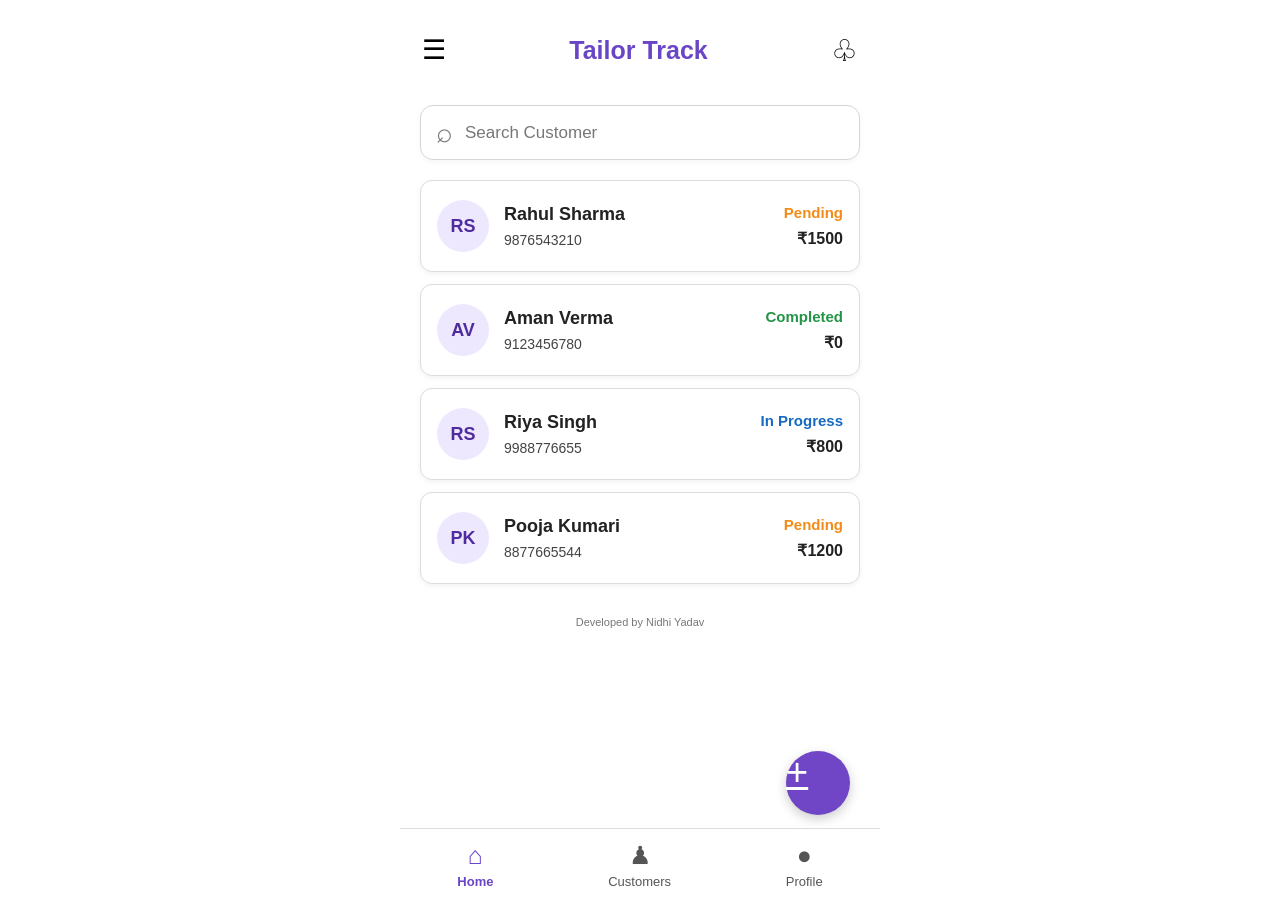
<file: index.html>
<!DOCTYPE html>
<html lang="en">
<head>
    <meta charset="UTF-8">
    <meta name="viewport" content="width=device-width, initial-scale=1.0">

    <title>Tailor Track</title>

    <link rel="stylesheet" href="style.css">
</head>

<body>

    <!-- Top Header -->
    <header class="top-header">

        <button class="menu-btn">☰</button>

        <h1>Tailor Track</h1>

        <button class="notification-btn">♧</button>

    </header>


    <!-- Main Content -->
    <main>

        <!-- Search Box -->
        <div class="search-box">
            <span class="search-icon">⌕</span>
            <input
                type="text"
                placeholder="Search Customer"
                id="searchInput"
            >
        </div>


        <!-- Customer List -->
        <section class="customer-list">

            <!-- Customer 1 -->
            <div class="customer-card">

                <div class="customer-avatar">
                    RS
                </div>

                <div class="customer-info">
                    <h2>Rahul Sharma</h2>
                    <p>9876543210</p>
                </div>

                <div class="customer-status">
                    <span class="pending">Pending</span>
                    <strong>₹1500</strong>
                </div>

            </div>


            <!-- Customer 2 -->
            <div class="customer-card">

                <div class="customer-avatar">
                    AV
                </div>

                <div class="customer-info">
                    <h2>Aman Verma</h2>
                    <p>9123456780</p>
                </div>

                <div class="customer-status">
                    <span class="completed">Completed</span>
                    <strong>₹0</strong>
                </div>

            </div>


            <!-- Customer 3 -->
            <div class="customer-card">

                <div class="customer-avatar">
                    RS
                </div>

                <div class="customer-info">
                    <h2>Riya Singh</h2>
                    <p>9988776655</p>
                </div>

                <div class="customer-status">
                    <span class="progress">In Progress</span>
                    <strong>₹800</strong>
                </div>

            </div>


            <!-- Customer 4 -->
            <div class="customer-card">

                <div class="customer-avatar">
                    PK
                </div>

                <div class="customer-info">
                    <h2>Pooja Kumari</h2>
                    <p>8877665544</p>
                </div>

                <div class="customer-status">
                    <span class="pending">Pending</span>
                    <strong>₹1200</strong>
                </div>

            </div>

        </section>


        <!-- Add Customer Button -->
        <a href="add-customer.html" class="add-btn">+</a>

    </main>


    <!-- Bottom Navigation -->
    <nav class="bottom-nav">

        <div class="nav-item active">
            <span>⌂</span>
            <p>Home</p>
        </div>

        <div class="nav-item">
            <span>♟</span>
            <p>Customers</p>
        </div>

        <div class="nav-item">
            <span>●</span>
            <p>Profile</p>
        </div>

    </nav>


    <!-- Footer -->
    <footer>
        <p>Developed by Nidhi Yadav</p>
    </footer>


    <script src="script.js"></script>

</body>
</html>
</file>
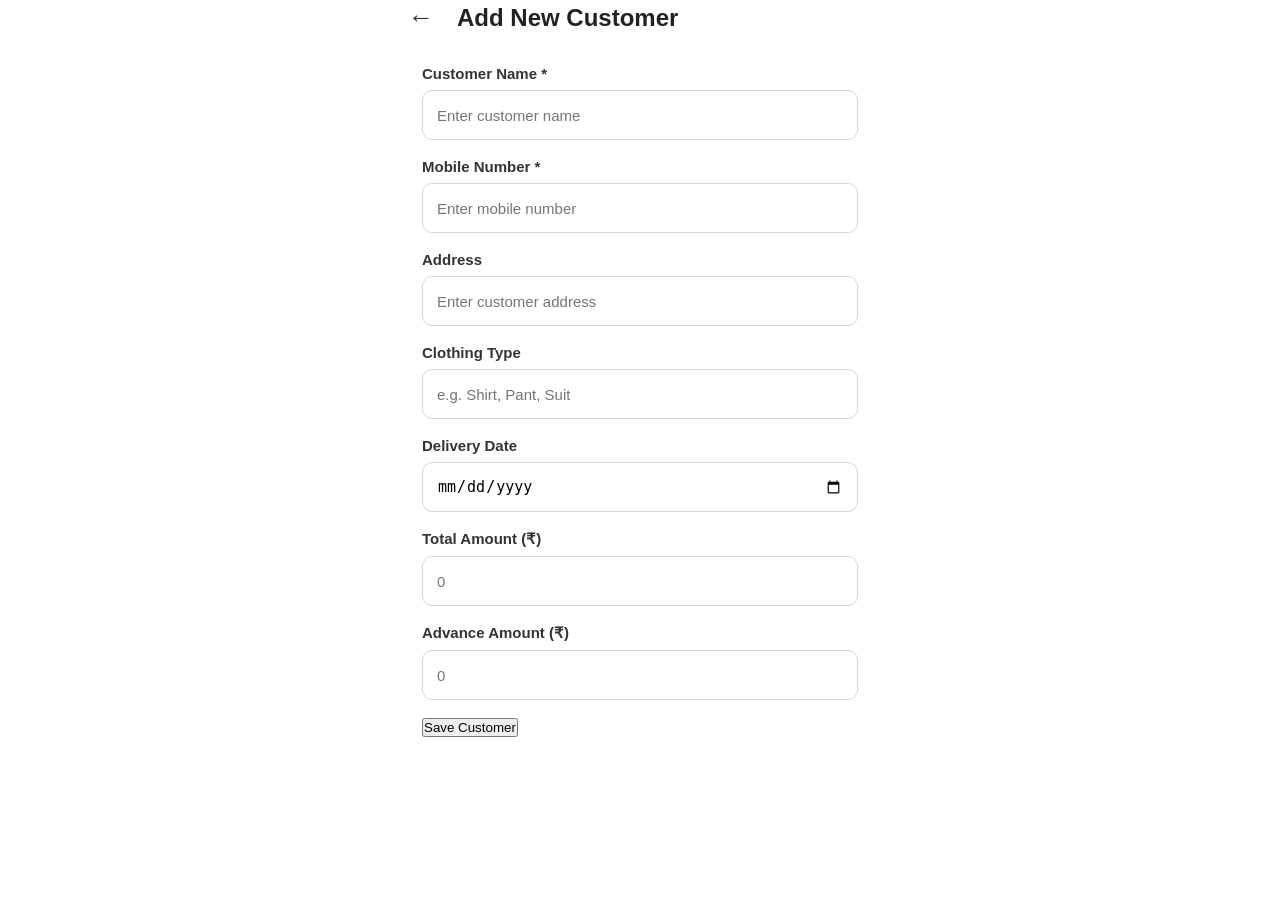
<file: add-customer.html>
<!DOCTYPE html>
<html lang="en">
<head>
    <meta charset="UTF-8">
    <meta name="viewport" content="width=device-width, initial-scale=1.0">
    <title>Add Customer - TailorTrack</title>
    <link rel="stylesheet" href="style.css">
    <style>
        .header-container {
            display: flex;
            align-items: center;
            gap: 15px;
            margin-bottom: 20px;
        }
        .back-btn {
            font-size: 26px;
            text-decoration: none;
            color: #333;
            font-weight: bold;
            display: inline-block;
            padding: 2px 8px;
            border-radius: 4px;
        }
        .back-btn:hover {
            background-color: #f0f0f0;
        }
    </style>
</head>
<body>
    <div class="container">
        <!-- Back Arrow Button -->
        <div class="header-container">
            <a href="index.html" class="back-btn" title="Back to Dashboard">&#8592;</a>
            <h2 style="margin: 0;">Add New Customer</h2>
        </div>

        <!-- DIV container to prevent browser default reload/crash -->
        <div class="form-container">
            <div class="form-group">
                <label for="cust-name">Customer Name *</label>
                <input type="text" id="cust-name" placeholder="Enter customer name">
            </div>

            <div class="form-group">
                <label for="cust-phone">Mobile Number *</label>
                <input type="text" id="cust-phone" placeholder="Enter mobile number">
            </div>

            <div class="form-group">
                <label for="cust-address">Address</label>
                <input type="text" id="cust-address" placeholder="Enter customer address">
            </div>

            <div class="form-group">
                <label for="cloth-type">Clothing Type</label>
                <input type="text" id="cloth-type" placeholder="e.g. Shirt, Pant, Suit">
            </div>

            <div class="form-group">
                <label for="delivery-date">Delivery Date</label>
                <input type="date" id="delivery-date">
            </div>

            <div class="form-group">
                <label for="total-amount">Total Amount (₹)</label>
                <input type="number" id="total-amount" placeholder="0">
            </div>

            <div class="form-group">
                <label for="advance-amount">Advance Amount (₹)</label>
                <input type="number" id="advance-amount" placeholder="0">
            </div>

            <button type="button" id="save-btn" class="btn">Save Customer</button>
        </div>
    </div>

    <script src="script.js"></script>
</body>
</html>
</file>
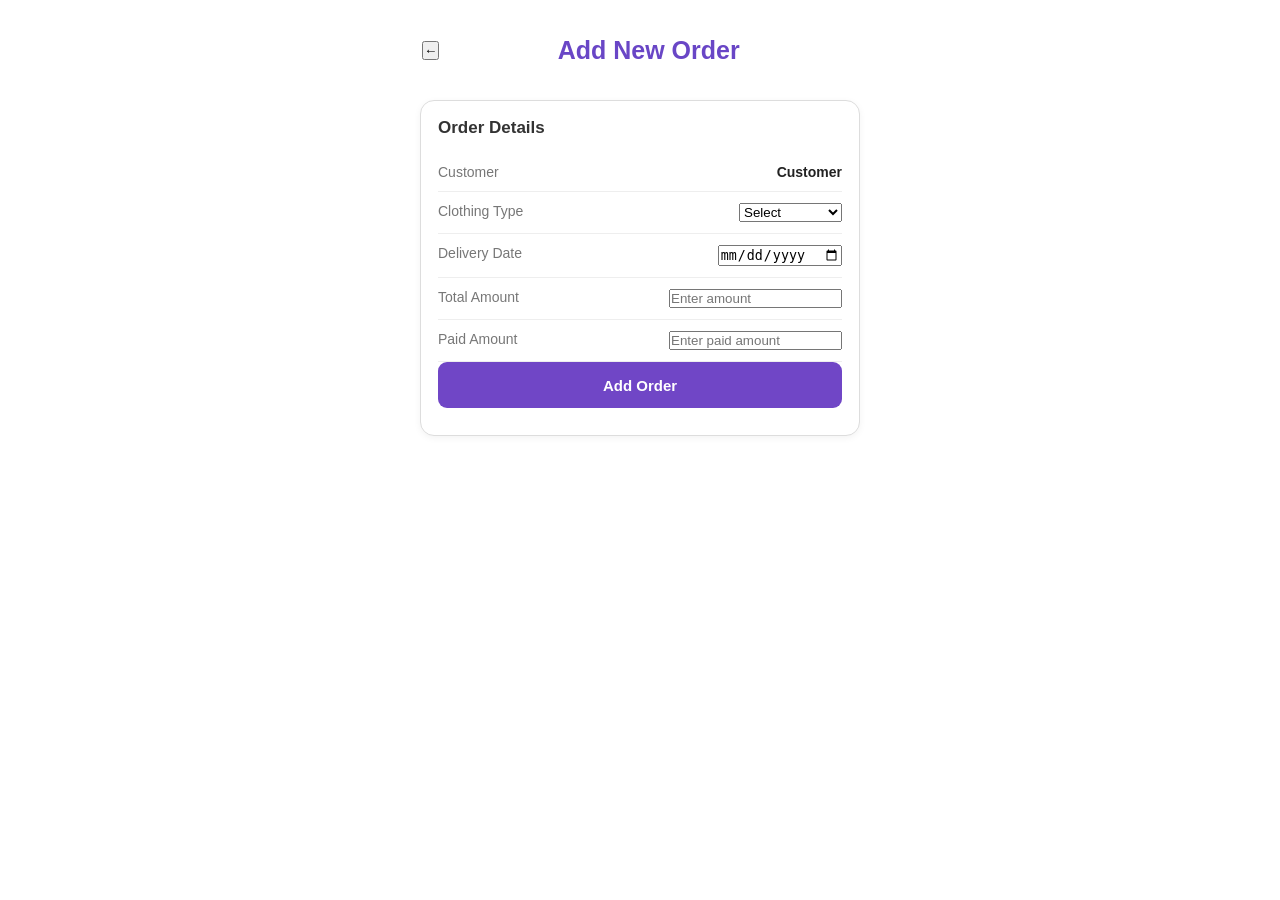
<file: add-order.html>
<!DOCTYPE html>
<html lang="en">
<head>
    <meta charset="UTF-8">
    <meta name="viewport" content="width=device-width, initial-scale=1.0">
    <title>Add New Order - TailorTrack</title>

    <link rel="stylesheet" href="style.css">
</head>

<body>

<header class="top-header">
    <button class="back-btn" onclick="history.back()">←</button>
    <h1>Add New Order</h1>
    <div></div>
</header>

<main class="details-container">

    <section class="info-card">

        <h3>Order Details</h3>

        <div class="info-row">
            <span>Customer</span>
            <strong id="customerName">Customer</strong>
        </div>

        <div class="info-row">
            <span>Clothing Type</span>
            <select id="clothingType">
                <option value="">Select</option>
                <option value="Shirt & Pant">Shirt & Pant</option>
                <option value="Shirt">Shirt</option>
                <option value="Pant">Pant</option>
                <option value="Kurta Pajama">Kurta Pajama</option>
                <option value="Suit">Suit</option>
                <option value="Blouse">Blouse</option>
            </select>
        </div>

        <div class="info-row">
            <span>Delivery Date</span>
            <input type="date" id="deliveryDate">
        </div>

        <div class="info-row">
            <span>Total Amount</span>
            <input type="number" id="totalAmount" placeholder="Enter amount">
        </div>

        <div class="info-row">
            <span>Paid Amount</span>
            <input type="number" id="paidAmount" placeholder="Enter paid amount">
        </div>

        <button class="status-btn" onclick="addOrder()">
            Add Order
        </button>

    </section>

</main>

<script>

document.addEventListener("DOMContentLoaded", function () {

    const name = localStorage.getItem("customerName");

    if (name) {
        document.getElementById("customerName").textContent = name;
    }

});


function addOrder() {

    const clothingType = document.getElementById("clothingType").value;
    const deliveryDate = document.getElementById("deliveryDate").value;
    const totalAmount = document.getElementById("totalAmount").value;
    const paidAmount = document.getElementById("paidAmount").value;

    if (clothingType === "" || deliveryDate === "" || totalAmount === "") {

        alert("Please fill all required details.");

        return;
    }

    const order = {
        clothingType: clothingType,
        deliveryDate: deliveryDate,
        totalAmount: totalAmount,
        paidAmount: paidAmount || 0,
        status: "In Progress"
    };

    localStorage.setItem("currentOrder", JSON.stringify(order));

    alert("Order added successfully!");

    window.location.href = "customer-details.html";
}

</script>

</body>
</html>
</file>
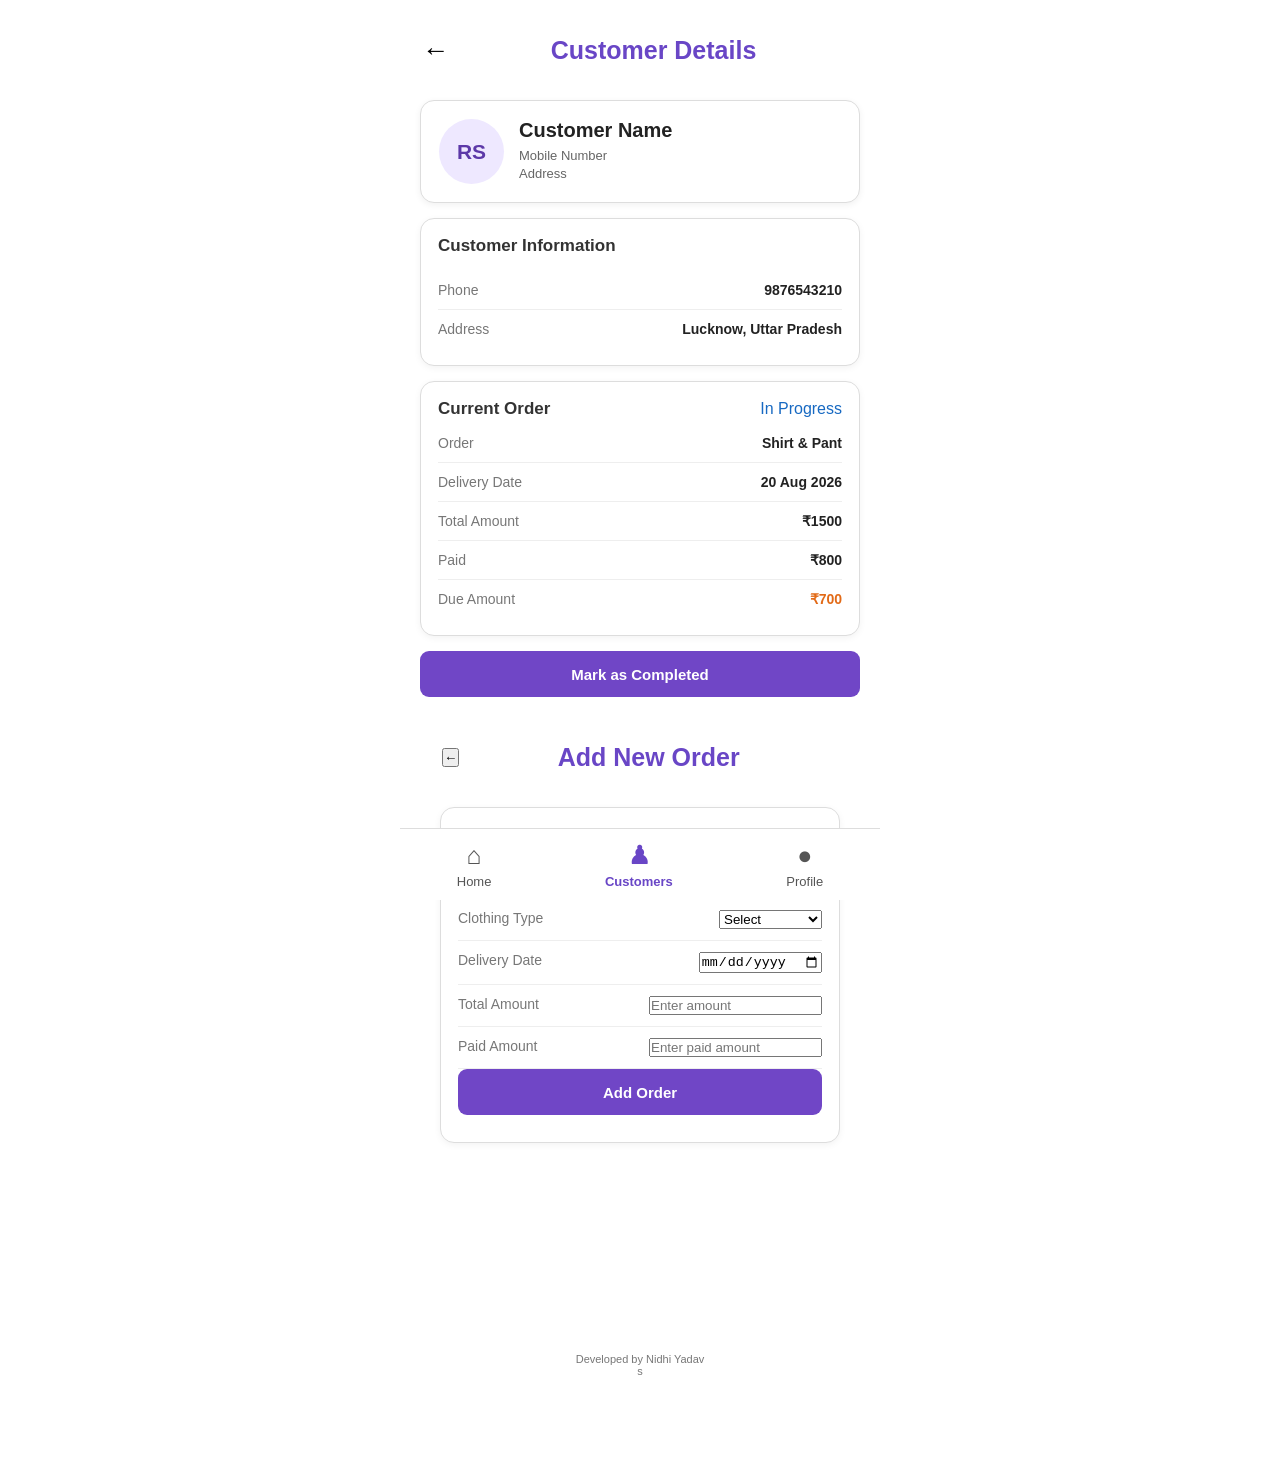
<file: customer-details.html>
<!DOCTYPE html>
<html lang="en">
<head>
    <meta charset="UTF-8">
    <meta name="viewport" content="width=device-width, initial-scale=1.0">

    <title>Customer Details - Tailor Track</title>

    <link rel="stylesheet" href="style.css">
</head>

<body>

    <!-- Header -->
    <header class="top-header">

        <button class="menu-btn" onclick="history.back()">←</button>

        <h1>Customer Details</h1>

        <div></div>

    </header>


    <main class="details-container">

        <!-- Customer Profile -->
        <section class="profile-card">

            <div class="large-avatar">
                RS
            </div>

            <div>
                <h2 id="displayName">Rahul Sharma</h2>
                <p id="displayPhone">9876543210</p>
                <p id="displayAddress">Lucknow, Uttar Pradesh</p>     
            </div>

        </section>


        <!-- Customer Information -->
        <section class="info-card">

            <h3>Customer Information</h3>

            <div class="info-row">
                <span>Phone</span>
                <strong id="displayPhone">9876543210</strong>
            </div>

            <div class="info-row">
                <span>Address</span>
                <strong id="displayAddress">Lucknow, Uttar Pradesh</strong>
            </div>

        </section>


        <!-- Current Order -->
        <section class="info-card">

            <div class="section-title">
                <h3>Current Order</h3>

                <span class="progress">In Progress</span>
            </div>

            <div class="info-row">
                <span>Order</span>
                <strong>Shirt & Pant</strong>
            </div>

            <div class="info-row">
                <span>Delivery Date</span>
                <strong>20 Aug 2026</strong>
            </div>

            <div class="info-row">
                <span>Total Amount</span>
                <strong>₹1500</strong>
            </div>

            <div class="info-row">
                <span>Paid</span>
                <strong>₹800</strong>
            </div>

            <div class="info-row due">
                <span>Due Amount</span>
                <strong>₹700</strong>
            </div>

        </section>


        <!-- Order Status Button -->
       <!-- Order Status Button -->
<button class="status-btn" onclick="handleStatusUpdate()">
    Mark as Completed
</button>


        <!-- Add New Order -->
        <!DOCTYPE html>
<html lang="en">
<head>
    <meta charset="UTF-8">
    <meta name="viewport" content="width=device-width, initial-scale=1.0">
    <title>Add New Order - TailorTrack</title>

    <link rel="stylesheet" href="style.css">
</head>

<body>

<header class="top-header">
    <button class="back-btn" onclick="history.back()">←</button>
    <h1>Add New Order</h1>
    <div></div>
</header>

<main class="details-container">

    <section class="info-card">

        <h3>Order Details</h3>

        <div class="info-row">
            <span>Customer</span>
            <strong id="customerName">Customer</strong>
        </div>

        <div class="info-row">
            <span>Clothing Type</span>
            <select id="clothingType">
                <option value="">Select</option>
                <option value="Shirt & Pant">Shirt & Pant</option>
                <option value="Shirt">Shirt</option>
                <option value="Pant">Pant</option>
                <option value="Kurta Pajama">Kurta Pajama</option>
                <option value="Suit">Suit</option>
                <option value="Blouse">Blouse</option>
            </select>
        </div>

        <div class="info-row">
            <span>Delivery Date</span>
            <input type="date" id="deliveryDate">
        </div>

        <div class="info-row">
            <span>Total Amount</span>
            <input type="number" id="totalAmount" placeholder="Enter amount">
        </div>

        <div class="info-row">
            <span>Paid Amount</span>
            <input type="number" id="paidAmount" placeholder="Enter paid amount">
        </div>

        <button class="status-btn" onclick="addOrder()">
            Add Order
        </button>

    </section>

</main>

<script>

document.addEventListener("DOMContentLoaded", function () {

    const name = localStorage.getItem("customerName");

    if (name) {
        document.getElementById("customerName").textContent = name;
    }

});


function addOrder() {

    const clothingType = document.getElementById("clothingType").value;
    const deliveryDate = document.getElementById("deliveryDate").value;
    const totalAmount = document.getElementById("totalAmount").value;
    const paidAmount = document.getElementById("paidAmount").value;

    if (clothingType === "" || deliveryDate === "" || totalAmount === "") {

        alert("Please fill all required details.");

        return;
    }

    const order = {
        clothingType: clothingType,
        deliveryDate: deliveryDate,
        totalAmount: totalAmount,
        paidAmount: paidAmount || 0,
        status: "In Progress"
    };

    localStorage.setItem("currentOrder", JSON.stringify(order));

    alert("Order added successfully!");

    window.location.href = "customer-details.html";
}

</script>

</body>
</html>
    </main>


    <!-- Bottom Navigation -->
    <nav class="bottom-nav">

        <div class="nav-item">
            <span>⌂</span>
            <p>Home</p>
        </div>

        <div class="nav-item active">
            <span>♟</span>
            <p>Customers</p>
        </div>

        <div class="nav-item">
            <span>●</span>
            <p>Profile</p>
        </div>

    </nav>


    <footer>
        <p>Developed by Nidhi Yadav</p>s
    </footer>


    <script src="script.js"></script>
    <script>
    document.getElementById("displayName").textContent =
        localStorage.getItem("customerName") || "Customer Name";

    document.getElementById("displayPhone").textContent =
        localStorage.getItem("customerPhone") || "Mobile Number";

    document.getElementById("displayAddress").textContent =
        localStorage.getItem("customerAddress") || "Address";
</script>

</body>
</html>
</file>
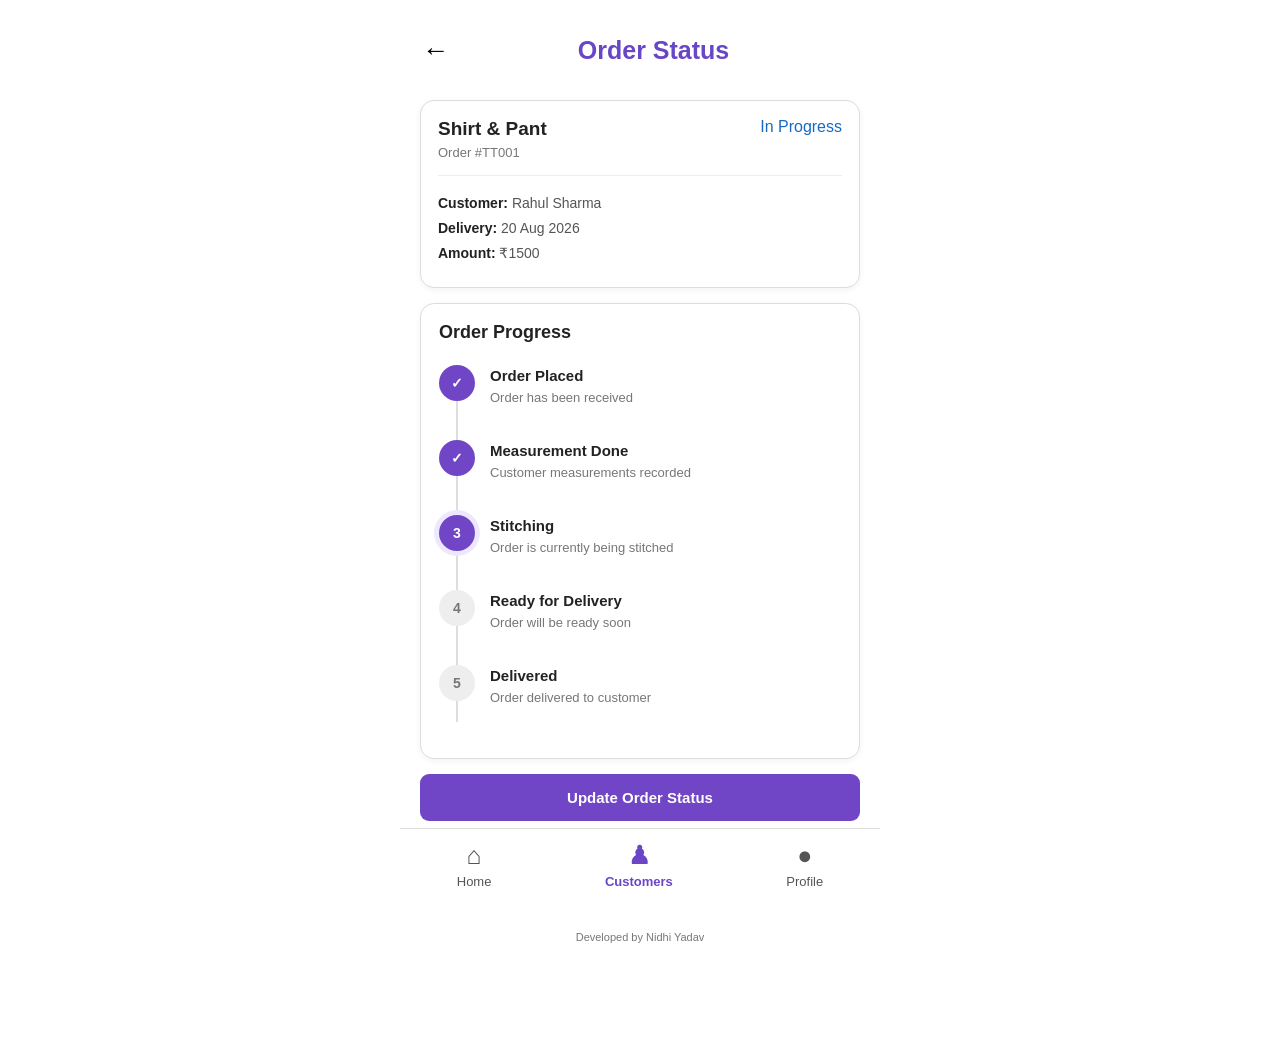
<file: order-status.html>
<!DOCTYPE html>
<html lang="en">
<head>
    <meta charset="UTF-8">
    <meta name="viewport" content="width=device-width, initial-scale=1.0">

    <title>Order Status - Tailor Track</title>

    <link rel="stylesheet" href="style.css">
</head>

<body>

    <!-- Header -->
    <header class="top-header">

        <button class="menu-btn" onclick="history.back()">←</button>

        <h1>Order Status</h1>

        <div></div>

    </header>


    <main class="order-container">

        <!-- Order Information -->
        <section class="order-card">

            <div class="order-header">
                <div>
                    <h2 id="orderClothing">Shirt & Pant</h2>
                    <p>Order #TT001</p>
                </div>

                <span class="progress">In Progress</span>
            </div>

            <div class="order-info">
                <p><strong>Customer:</strong> <span id="orderCustomerName">Rahul Sharma</span></p>
                <p><strong>Delivery:</strong> <span id="orderDelivery">20 Aug 2026</span></p>
                <p><strong>Amount:</strong> ₹<span id="orderAmount">1500</span></p>
            </div>

        </section>


        <!-- Progress Timeline -->
        <section class="timeline-card">

            <h2>Order Progress</h2>

            <div class="timeline">

                <!-- Step 1 -->
                <div class="timeline-item completed-step">

                    <div class="timeline-dot">✓</div>

                    <div class="timeline-content">
                        <h3>Order Placed</h3>
                        <p>Order has been received</p>
                    </div>

                </div>


                <!-- Step 2 -->
                <div class="timeline-item completed-step">

                    <div class="timeline-dot">✓</div>

                    <div class="timeline-content">
                        <h3>Measurement Done</h3>
                        <p>Customer measurements recorded</p>
                    </div>

                </div>


                <!-- Step 3 -->
                <div class="timeline-item active-step">

                    <div class="timeline-dot">3</div>

                    <div class="timeline-content">
                        <h3>Stitching</h3>
                        <p>Order is currently being stitched</p>
                    </div>

                </div>


                <!-- Step 4 -->
                <div class="timeline-item">

                    <div class="timeline-dot">4</div>

                    <div class="timeline-content">
                        <h3>Ready for Delivery</h3>
                        <p>Order will be ready soon</p>
                    </div>

                </div>


                <!-- Step 5 -->
                <div class="timeline-item">

                    <div class="timeline-dot">5</div>

                    <div class="timeline-content">
                        <h3>Delivered</h3>
                        <p>Order delivered to customer</p>
                    </div>

                </div>

            </div>

        </section>


        <!-- Update Button -->
        <button class="update-btn">
            Update Order Status
        </button>

    </main>


    <!-- Bottom Navigation -->
    <nav class="bottom-nav">

        <div class="nav-item">
            <span>⌂</span>
            <p>Home</p>
        </div>

        <div class="nav-item active">
            <span>♟</span>
            <p>Customers</p>
        </div>

        <div class="nav-item">
            <span>●</span>
            <p>Profile</p>
        </div>

    </nav>


    <footer>
        <p>Developed by Nidhi Yadav</p>
    </footer>


    <script src="script.js"></script>

</body>
</html>
</file>
<file: style.css>
* {
    margin: 0;
    padding: 0;
    box-sizing: border-box;
}

body {
    font-family: Arial, sans-serif;
    background: #ffffff;
    color: #222;
    max-width: 480px;
    margin: auto;
    min-height: 100vh;
    padding-bottom: 80px;
}

/* Top Header */
.top-header {
    height: 90px;
    display: flex;
    align-items: center;
    justify-content: space-between;
    padding: 20px 22px 10px;
}

.top-header h1 {
    color: #6946c6;
    font-size: 25px;
    font-weight: 700;
}

.menu-btn,
.notification-btn {
    border: none;
    background: transparent;
    font-size: 27px;
    cursor: pointer;
}

.notification-btn {
    font-size: 30px;
}

/* Search Box */
.search-box {
    margin: 15px 20px;
    height: 55px;
    border: 1px solid #d6d6d6;
    border-radius: 13px;
    display: flex;
    align-items: center;
    padding: 0 15px;
    box-shadow: 0 2px 6px rgba(0, 0, 0, 0.04);
}

.search-icon {
    font-size: 28px;
    color: #777;
    margin-right: 12px;
}

.search-box input {
    width: 100%;
    border: none;
    outline: none;
    font-size: 17px;
}

.search-box input::placeholder {
    color: #777;
}

/* Customer List */
.customer-list {
    padding: 5px 20px;
}

.customer-card {
    min-height: 92px;
    border: 1px solid #ddd;
    border-radius: 13px;
    margin-bottom: 12px;
    padding: 13px;
    display: flex;
    align-items: center;
    background: white;
    box-shadow: 0 2px 6px rgba(0, 0, 0, 0.06);
}

/* Avatar */
.customer-avatar {
    width: 52px;
    height: 52px;
    border-radius: 50%;
    background: #eee8ff;
    color: #4e2c9e;
    display: flex;
    justify-content: center;
    align-items: center;
    font-size: 18px;
    font-weight: bold;
    margin-right: 15px;
}

/* Customer Information */
.customer-info {
    flex: 1;
}

.customer-info h2 {
    font-size: 18px;
    margin-bottom: 7px;
}

.customer-info p {
    font-size: 14px;
    color: #444;
}

/* Status and Amount */
.customer-status {
    text-align: right;
}

.customer-status span {
    display: block;
    font-size: 15px;
    font-weight: 600;
    margin-bottom: 8px;
}

.customer-status strong {
    font-size: 16px;
}

/* Status Colors */
.pending {
    color: #f28c18;
}

.completed {
    color: #239447;
}

.progress {
    color: #1769c2;
}

/* Add Button */
.add-btn {
    position: fixed;
    right: calc(50% - 210px);
    bottom: 85px;
    width: 64px;
    height: 64px;
    border: none;
    border-radius: 50%;
    background: #7046c6;
    color: white;
    font-size: 38px;
    cursor: pointer;
    box-shadow: 0 4px 12px rgba(0, 0, 0, 0.2);
}

/* Bottom Navigation */
.bottom-nav {
    position: fixed;
    bottom: 0;
    left: 50%;
    transform: translateX(-50%);
    width: 100%;
    max-width: 480px;
    height: 72px;
    background: white;
    border-top: 1px solid #ddd;
    display: flex;
    justify-content: space-around;
    align-items: center;
}

.nav-item {
    text-align: center;
    color: #555;
    cursor: pointer;
}

.nav-item span {
    display: block;
    font-size: 25px;
    margin-bottom: 4px;
}

.nav-item p {
    font-size: 13px;
}

.nav-item.active {
    color: #6946c6;
    font-weight: bold;
}

/* Footer */
footer {
    text-align: center;
    padding: 15px;
    font-size: 11px;
    color: #777;
}
/* =========================
   ADD CUSTOMER PAGE
   ========================= */

.form-container {
    padding: 10px 22px 30px;
}

.form-group {
    margin-bottom: 18px;
}

.form-group label {
    display: block;
    font-size: 15px;
    font-weight: 600;
    color: #333;
    margin-bottom: 8px;
}

.form-group input,
.form-group textarea,
.form-group select {
    width: 100%;
    height: 50px;
    border: 1px solid #d6d6d6;
    border-radius: 10px;
    padding: 0 14px;
    font-size: 15px;
    outline: none;
    background: #fff;
}

.form-group textarea {
    height: 90px;
    padding-top: 14px;
    resize: none;
}

.form-group input:focus,
.form-group textarea:focus,
.form-group select:focus {
    border-color: #7046c6;
    box-shadow: 0 0 0 2px #eee8ff;
}

.form-row {
    display: flex;
    gap: 12px;
}

.form-row .form-group {
    flex: 1;
}

.save-btn {
    width: 100%;
    height: 52px;
    border: none;
    border-radius: 12px;
    background: #7046c6;
    color: white;
    font-size: 17px;
    font-weight: 600;
    cursor: pointer;
    margin-top: 8px;
    box-shadow: 0 4px 10px rgba(112, 70, 198, 0.25);
}

.save-btn:hover {
    background: #5d38aa;
}
/* =========================
   CUSTOMER DETAILS PAGE
========================= */

.details-container {
    padding: 10px 20px 90px;
}

/* Customer Profile */
.profile-card {
    display: flex;
    align-items: center;
    gap: 15px;
    padding: 18px;
    border: 1px solid #ddd;
    border-radius: 14px;
    background: white;
    box-shadow: 0 2px 7px rgba(0, 0, 0, 0.06);
    margin-bottom: 15px;
}

.large-avatar {
    width: 65px;
    height: 65px;
    border-radius: 50%;
    background: #eee8ff;
    color: #5c38a8;
    display: flex;
    align-items: center;
    justify-content: center;
    font-size: 21px;
    font-weight: bold;
}

.profile-card h2 {
    font-size: 20px;
    margin-bottom: 6px;
}

.profile-card p {
    font-size: 13px;
    color: #666;
    margin-bottom: 3px;
}

/* Information Cards */
.info-card {
    background: white;
    border: 1px solid #ddd;
    border-radius: 14px;
    padding: 17px;
    margin-bottom: 15px;
    box-shadow: 0 2px 7px rgba(0, 0, 0, 0.05);
}

.info-card h3 {
    font-size: 17px;
    margin-bottom: 15px;
    color: #333;
}

.info-row {
    display: flex;
    justify-content: space-between;
    gap: 15px;
    padding: 11px 0;
    border-bottom: 1px solid #eeeeee;
}

.info-row:last-child {
    border-bottom: none;
}

.info-row span {
    color: #777;
    font-size: 14px;
}

.info-row strong {
    font-size: 14px;
    text-align: right;
}

/* Section title */
.section-title {
    display: flex;
    justify-content: space-between;
    align-items: center;
    margin-bottom: 5px;
}

.section-title h3 {
    margin-bottom: 0;
}

/* Due Amount */
.info-row.due strong {
    color: #e26a17;
}

/* Buttons */
.status-btn,
.new-order-btn {
    width: 100%;
    height: 46px;
    border-radius: 9px;
    font-size: 15px;
    font-weight: 600;
    cursor: pointer;
}

.status-btn {
    border: none;
    background: #7046c6;
    color: white;
    margin-bottom: 10px;
}

.new-order-btn {
    border: 1.5px solid #7046c6;
    background: white;
    color: #7046c6;
}

.status-btn:hover {
    background: #5d38ae;
}

.new-order-btn:hover {
    background: #f5f1ff;
}
/* =========================
   ORDER STATUS PAGE
========================= */

.order-container {
    padding: 10px 20px 95px;
}

/* Order Information */
.order-card {
    background: white;
    border: 1px solid #ddd;
    border-radius: 14px;
    padding: 17px;
    margin-bottom: 15px;
    box-shadow: 0 2px 7px rgba(0, 0, 0, 0.05);
}

.order-header {
    display: flex;
    justify-content: space-between;
    align-items: flex-start;
    gap: 10px;
    margin-bottom: 15px;
}

.order-header h2 {
    font-size: 19px;
    margin-bottom: 5px;
}

.order-header p {
    font-size: 13px;
    color: #777;
}

.order-info {
    border-top: 1px solid #eee;
    padding-top: 10px;
}

.order-info p {
    font-size: 14px;
    margin: 9px 0;
    color: #555;
}

.order-info strong {
    color: #222;
}

/* Timeline Card */
.timeline-card {
    background: white;
    border: 1px solid #ddd;
    border-radius: 14px;
    padding: 18px;
    box-shadow: 0 2px 7px rgba(0, 0, 0, 0.05);
}

.timeline-card > h2 {
    font-size: 18px;
    margin-bottom: 22px;
}

/* Timeline */
.timeline {
    position: relative;
}

/* Vertical line */
.timeline::before {
    content: "";
    position: absolute;
    left: 17px;
    top: 18px;
    bottom: 18px;
    width: 2px;
    background: #ddd;
}

/* Timeline Item */
.timeline-item {
    position: relative;
    display: flex;
    gap: 15px;
    min-height: 75px;
}

/* Timeline Dot */
.timeline-dot {
    position: relative;
    z-index: 2;
    width: 36px;
    height: 36px;
    min-width: 36px;
    border-radius: 50%;
    background: #eeeeee;
    color: #777;
    display: flex;
    justify-content: center;
    align-items: center;
    font-size: 14px;
    font-weight: bold;
}

/* Completed */
.completed-step .timeline-dot {
    background: #7046c6;
    color: white;
}

/* Current Step */
.active-step .timeline-dot {
    background: #7046c6;
    color: white;
    box-shadow: 0 0 0 5px #eee8ff;
}

/* Timeline Text */
.timeline-content {
    padding-top: 2px;
}

.timeline-content h3 {
    font-size: 15px;
    margin-bottom: 5px;
}

.timeline-content p {
    font-size: 13px;
    color: #777;
    line-height: 1.4;
}

/* Update Button */
.update-btn {
    width: 100%;
    height: 47px;
    border: none;
    border-radius: 9px;
    background: #7046c6;
    color: white;
    font-size: 15px;
    font-weight: 600;
    margin-top: 15px;
    cursor: pointer;
}

.update-btn:hover {
    background: #5d38ae;
}
/* Customer List & Card Alignment Fix */
.customer-card {
    display: flex;
    align-items: center;
    justify-content: space-between;
    padding: 12px 16px;
    margin-bottom: 12px;
    background: #ffffff;
    border-radius: 12px;
    box-shadow: 0 2px 6px rgba(0,0,0,0.05);
}

.customer-card .avatar {
    width: 42px;
    height: 42px;
    border-radius: 50%;
    background-color: #6c5ce7;
    color: white;
    display: flex;
    align-items: center;
    justify-content: center;
    font-weight: bold;
    font-size: 14px;
    margin-right: 12px;
    flex-shrink: 0;
}

.customer-card .info {
    flex-grow: 1;
}

.customer-card .info h3 {
    margin: 0;
    font-size: 16px;
    color: #2d3436;
}

.customer-card .info p {
    margin: 4px 0 0 0;
    font-size: 13px;
    color: #636e72;
}

.customer-card .order-info {
    text-align: right;
}

.status-badge {
    padding: 4px 8px;
    border-radius: 6px;
    font-size: 12px;
    font-weight: 600;
}

.status-pending {
    background-color: #ffeaa7;
    color: #d63031;
}

.status-completed {
    background-color: #55efc4;
    color: #00b894;
}

.customer-card .amount {
    margin: 4px 0 0 0;
    font-weight: bold;
    font-size: 14px;
    color: #2d3436;
}
</file>
